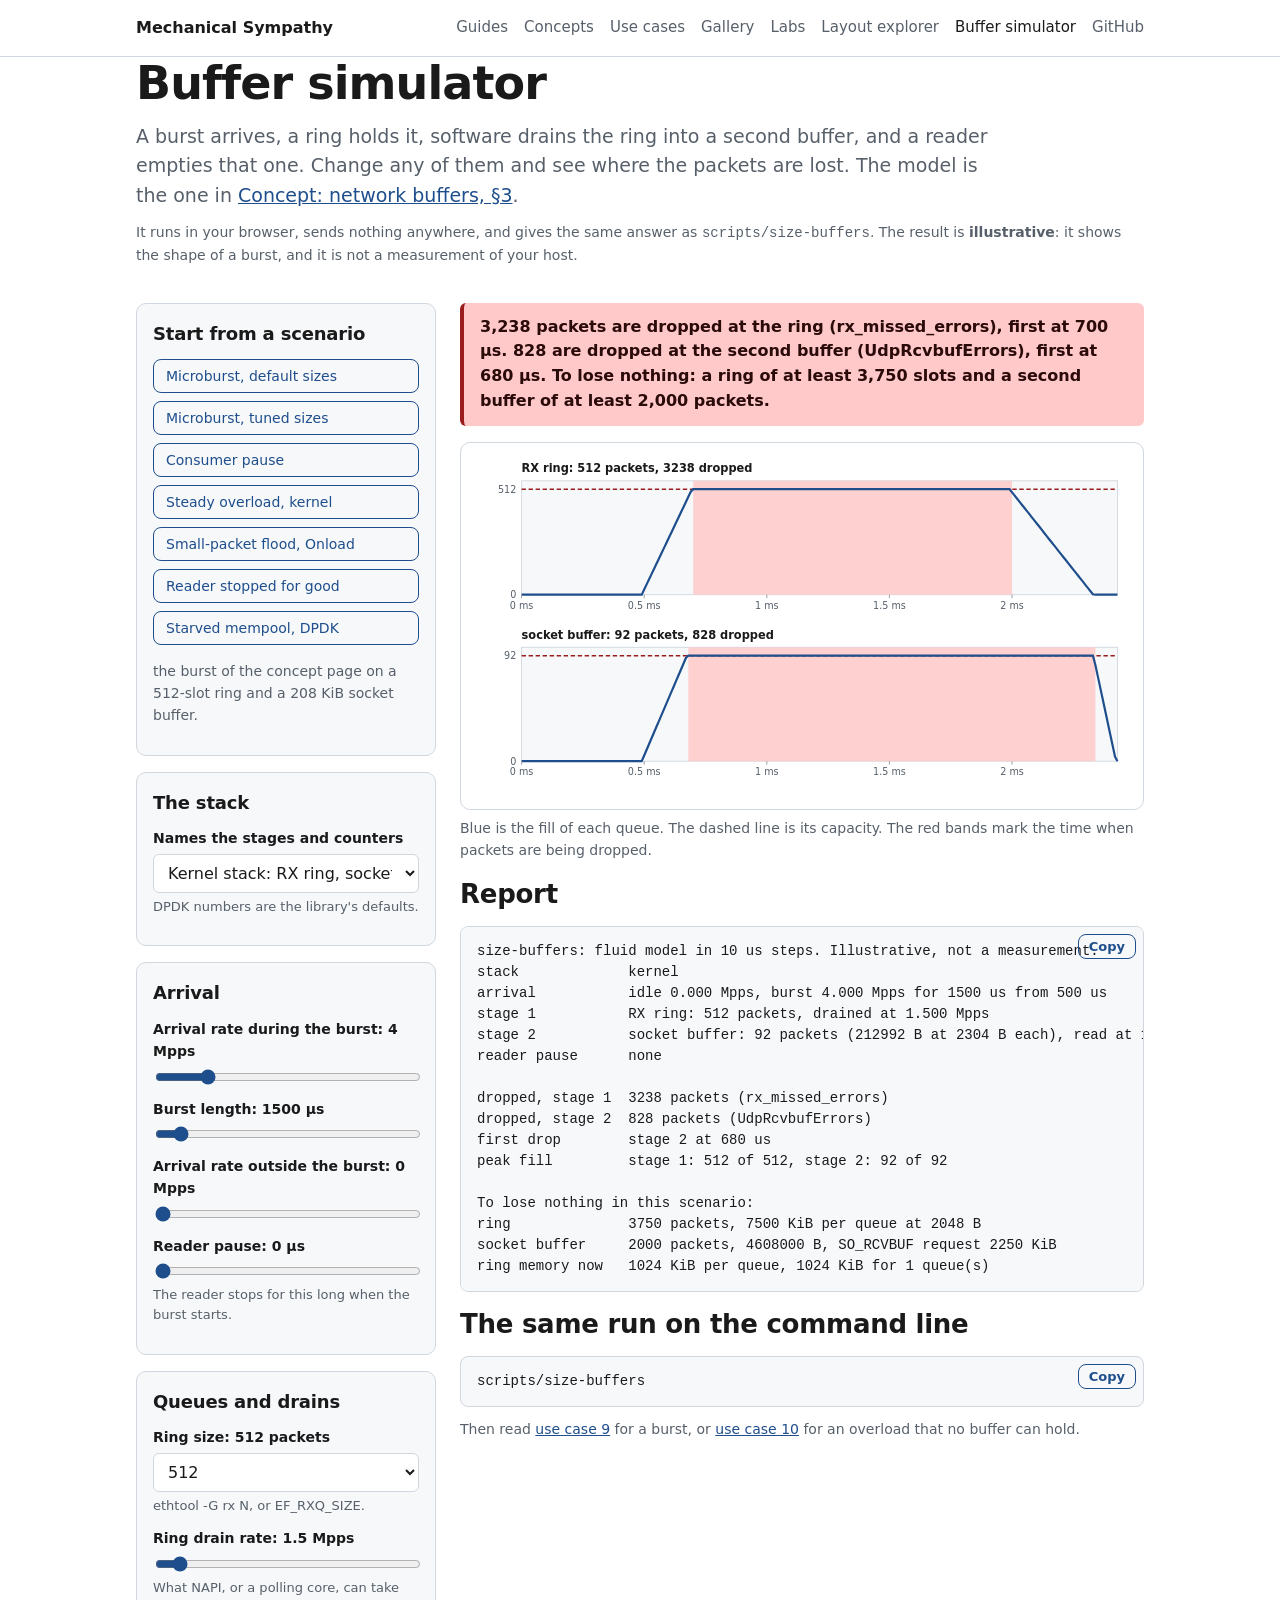
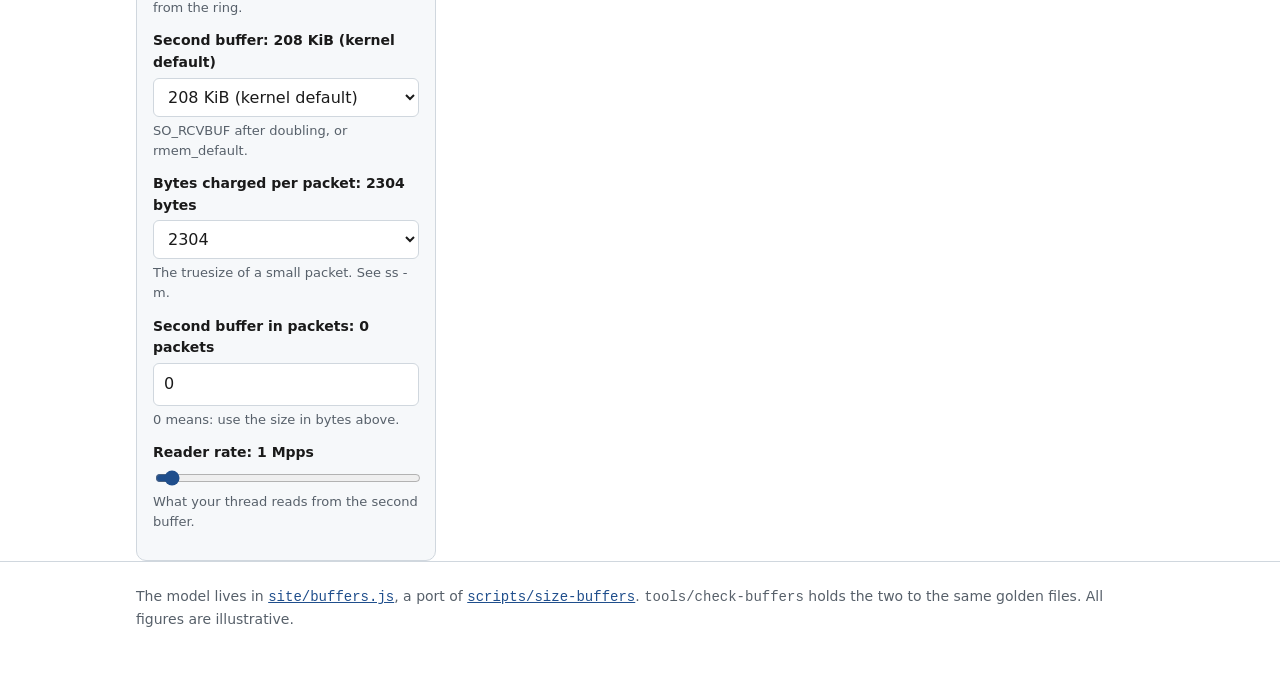
<file: site/buffers.html>
<!doctype html>
<html lang="en">
<head>
<meta charset="utf-8">
<meta name="viewport" content="width=device-width, initial-scale=1">
<title>Buffer Simulator</title>
<meta name="description" content="Change a burst, a ring size and a socket buffer, and see when packets are dropped, at which stage, and how big each queue must be to lose nothing.">
<link rel="stylesheet" href="style.css">
</head>
<body>
<header class="top">
	<div class="wrap">
		<a class="brand" href="index.html">Mechanical Sympathy</a>
		<nav aria-label="Main">
			<a href="index.html#guides">Guides</a>
			<a href="index.html#concepts">Concepts</a>
			<a href="index.html#use-cases">Use cases</a>
			<a href="gallery.html">Gallery</a>
			<a href="labs.html">Labs</a>
			<a href="explorer.html">Layout explorer</a>
			<a href="buffers.html" aria-current="page">Buffer simulator</a>
			<a href="https://github.com/vitor-tadashi/mechanical-sympathy">GitHub</a>
		</nav>
	</div>
</header>

<main class="wrap">
	<h1>Buffer simulator</h1>
	<p class="lead">A burst arrives, a ring holds it, software drains the ring into a second buffer, and a reader empties that one. Change any of them and see where the packets are lost. The model is the one in <a href="https://github.com/vitor-tadashi/mechanical-sympathy/blob/main/concepts/network-buffers.md#3-burst-math">Concept: network buffers, §3</a>.</p>
	<p class="small">It runs in your browser, sends nothing anywhere, and gives the same answer as <code>scripts/size-buffers</code>. The result is <strong>illustrative</strong>: it shows the shape of a burst, and it is not a measurement of your host.</p>

	<div class="explorer sim">
		<div>
			<div class="panel">
				<h2>Start from a scenario</h2>
				<div class="presets" id="presets"></div>
				<p class="small" id="preset-text"></p>
			</div>

			<div class="panel" style="margin-top:16px">
				<h2>The stack</h2>
				<div class="field">
					<label for="stack">Names the stages and counters</label>
					<select id="stack">
						<option value="kernel">Kernel stack: RX ring, socket buffer</option>
						<option value="onload">Onload: VI RX ring, stack packet buffers</option>
						<option value="dpdk">DPDK: RX ring, mempool</option>
					</select>
					<span class="hint">DPDK numbers are the library's defaults.</span>
				</div>
			</div>

			<div class="panel" style="margin-top:16px">
				<h2>Arrival</h2>
				<div id="fields-arrival"></div>
			</div>

			<div class="panel" style="margin-top:16px">
				<h2>Queues and drains</h2>
				<div id="fields-queues"></div>
			</div>
		</div>

		<div>
			<div id="verdict" class="verdict" role="status" aria-live="polite"></div>

			<div class="figure chart" id="chart"></div>
			<p class="small">Blue is the fill of each queue. The dashed line is its capacity. The red bands mark the time when packets are being dropped.</p>

			<h2 style="margin-top:8px">Report</h2>
			<div class="codewrap">
				<button id="copy-report" class="btn secondary copy" type="button">Copy</button>
				<pre id="report" aria-live="polite"></pre>
			</div>

			<h2>The same run on the command line</h2>
			<div class="codewrap">
				<button id="copy-cmd" class="btn secondary copy" type="button">Copy</button>
				<pre id="cmd"></pre>
			</div>
			<p class="small">Then read <a href="https://github.com/vitor-tadashi/mechanical-sympathy/blob/main/examples/use-cases/09-the-two-millisecond-burst.md">use case 9</a> for a burst, or <a href="https://github.com/vitor-tadashi/mechanical-sympathy/blob/main/examples/use-cases/10-line-rate-without-the-kernel.md">use case 10</a> for an overload that no buffer can hold.</p>
		</div>
	</div>
</main>

<footer>
	<div class="wrap">
		<p>The model lives in <a href="https://github.com/vitor-tadashi/mechanical-sympathy/blob/main/site/buffers.js"><code>site/buffers.js</code></a>, a port of <a href="https://github.com/vitor-tadashi/mechanical-sympathy/blob/main/scripts/size-buffers"><code>scripts/size-buffers</code></a>. <code>tools/check-buffers</code> holds the two to the same golden files. All figures are illustrative.</p>
	</div>
</footer>

<script src="buffers.js"></script>
<script src="buffers-ui.js"></script>
</body>
</html>
</file>
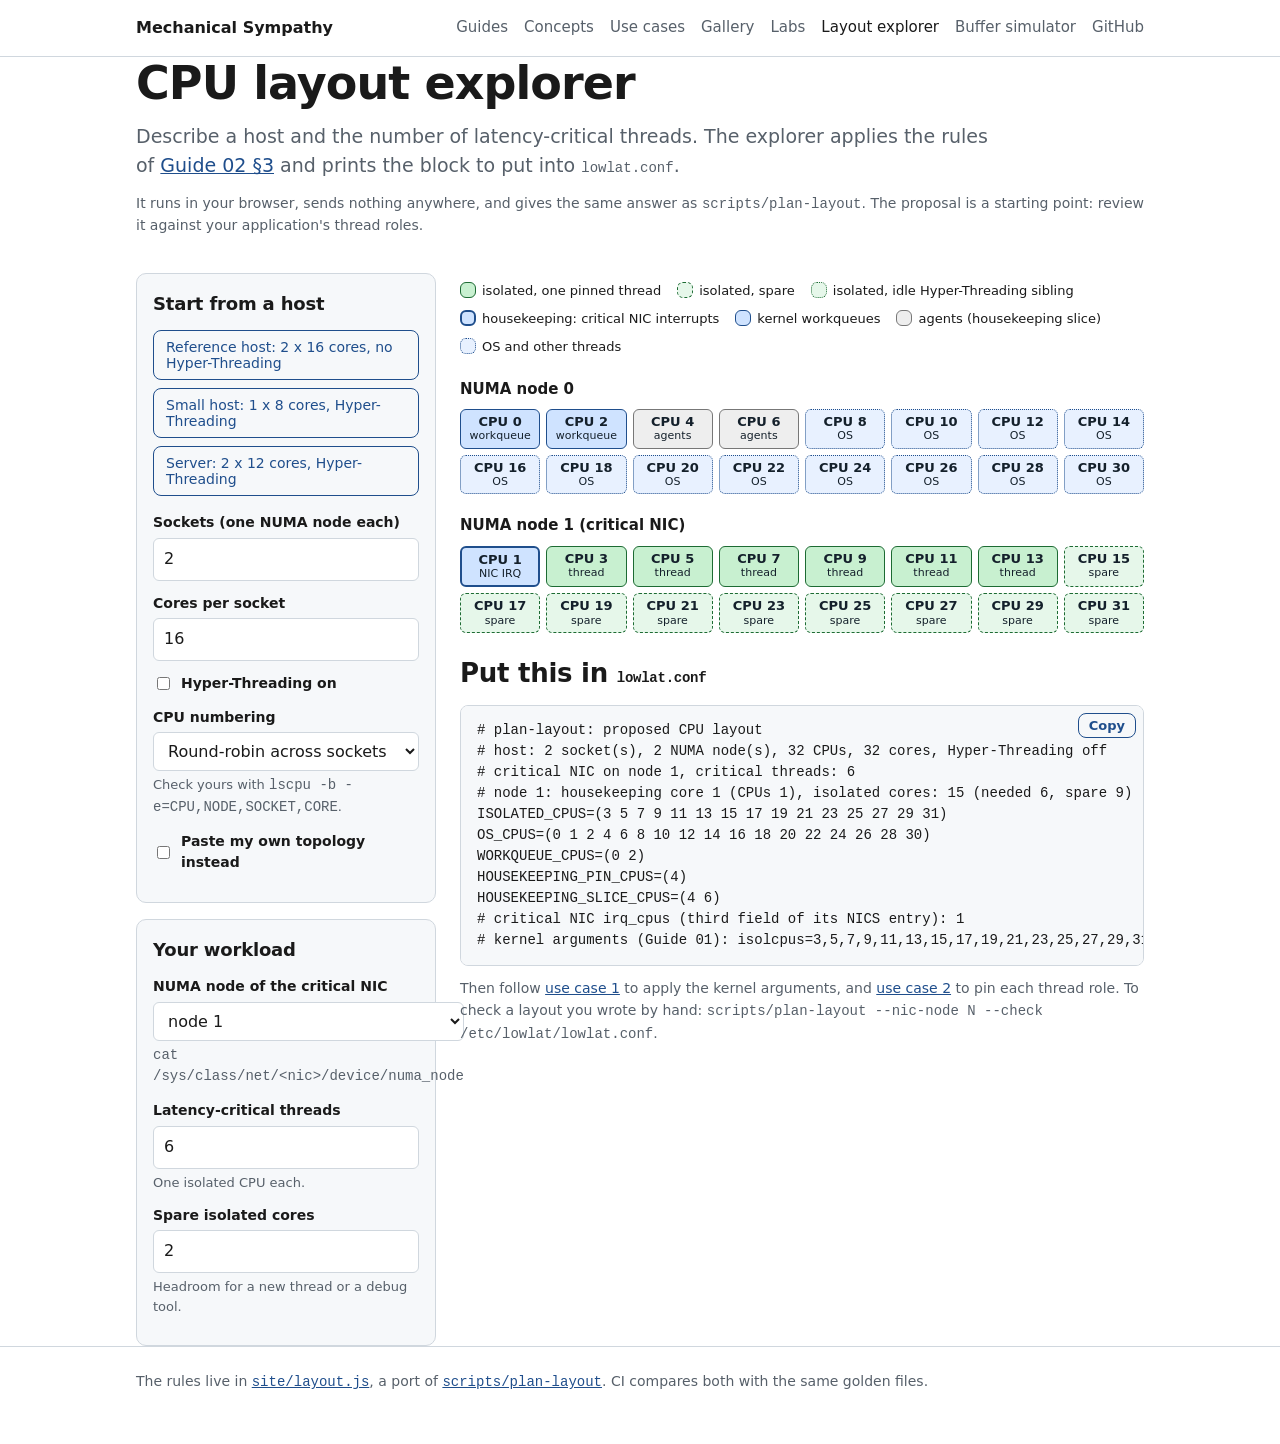
<file: site/explorer.html>
<!doctype html>
<html lang="en">
<head>
<meta charset="utf-8">
<meta name="viewport" content="width=device-width, initial-scale=1">
<title>CPU Layout Explorer</title>
<meta name="description" content="Describe a host, and get a proposed CPU layout for low-latency tuning: isolated CPUs, OS CPUs, workqueues, agents and the kernel arguments.">
<link rel="stylesheet" href="style.css">
</head>
<body>
<header class="top">
	<div class="wrap">
		<a class="brand" href="index.html">Mechanical Sympathy</a>
		<nav aria-label="Main">
			<a href="index.html#guides">Guides</a>
			<a href="index.html#concepts">Concepts</a>
			<a href="index.html#use-cases">Use cases</a>
			<a href="gallery.html">Gallery</a>
			<a href="labs.html">Labs</a>
			<a href="explorer.html" aria-current="page">Layout explorer</a>
			<a href="buffers.html">Buffer simulator</a>
			<a href="https://github.com/vitor-tadashi/mechanical-sympathy">GitHub</a>
		</nav>
	</div>
</header>

<main class="wrap">
	<h1>CPU layout explorer</h1>
	<p class="lead">Describe a host and the number of latency-critical threads. The explorer applies the rules of <a href="https://github.com/vitor-tadashi/mechanical-sympathy/blob/main/guides/02-cpu-core-isolation.md#3-designing-the-cpu-layout">Guide 02 §3</a> and prints the block to put into <code>lowlat.conf</code>.</p>
	<p class="small">It runs in your browser, sends nothing anywhere, and gives the same answer as <code>scripts/plan-layout</code>. The proposal is a starting point: review it against your application's thread roles.</p>

	<div class="explorer">
		<div>
			<div class="panel">
				<h2>Start from a host</h2>
				<div class="presets" id="presets"></div>

				<div id="generated-fields">
					<div class="field">
						<label for="sockets">Sockets (one NUMA node each)</label>
						<input id="sockets" type="number" min="1" max="8" value="2">
					</div>
					<div class="field">
						<label for="cores">Cores per socket</label>
						<input id="cores" type="number" min="1" max="64" value="16">
					</div>
					<div class="field check">
						<input id="ht" type="checkbox">
						<label for="ht">Hyper-Threading on</label>
					</div>
					<div class="field">
						<label for="numbering">CPU numbering</label>
						<select id="numbering">
							<option value="round-robin">Round-robin across sockets (even CPUs on node 0)</option>
							<option value="socket-by-socket">Socket by socket, siblings last</option>
						</select>
						<span class="hint">Check yours with <code>lscpu -b -e=CPU,NODE,SOCKET,CORE</code>.</span>
					</div>
				</div>

				<div class="field check">
					<input id="paste" type="checkbox">
					<label for="paste">Paste my own topology instead</label>
				</div>
				<div class="field hidden">
					<label for="paste-box">Output of <code>lscpu -b -e=CPU,NODE,SOCKET,CORE</code></label>
					<textarea id="paste-box" spellcheck="false" placeholder="CPU NODE SOCKET CORE&#10;  0    0      0    0&#10;  1    1      1    1"></textarea>
				</div>
			</div>

			<div class="panel" style="margin-top:16px">
				<h2>Your workload</h2>
				<div class="field">
					<label for="nic">NUMA node of the critical NIC</label>
					<select id="nic"></select>
					<span class="hint"><code>cat /sys/class/net/&lt;nic&gt;/device/numa_node</code></span>
				</div>
				<div class="field">
					<label for="threads">Latency-critical threads</label>
					<input id="threads" type="number" min="1" max="128" value="6">
					<span class="hint">One isolated CPU each.</span>
				</div>
				<div class="field">
					<label for="spares">Spare isolated cores</label>
					<input id="spares" type="number" min="0" max="16" value="2">
					<span class="hint">Headroom for a new thread or a debug tool.</span>
				</div>
			</div>
		</div>

		<div>
			<div id="error" class="error hidden" role="alert"></div>

			<div class="legend" aria-label="Legend">
				<span><span class="cpu thread"></span>isolated, one pinned thread</span>
				<span><span class="cpu spare"></span>isolated, spare</span>
				<span><span class="cpu sibling"></span>isolated, idle Hyper-Threading sibling</span>
				<span><span class="cpu irq"></span>housekeeping: critical NIC interrupts</span>
				<span><span class="cpu workqueue"></span>kernel workqueues</span>
				<span><span class="cpu agents"></span>agents (housekeeping slice)</span>
				<span><span class="cpu os"></span>OS and other threads</span>
			</div>

			<div id="map" aria-live="polite"></div>

			<h2 style="margin-top:8px">Put this in <code>lowlat.conf</code></h2>
			<div class="codewrap">
				<button id="copy" class="btn secondary copy" type="button">Copy</button>
				<pre id="out" aria-live="polite"></pre>
			</div>
			<p class="small">Then follow <a href="https://github.com/vitor-tadashi/mechanical-sympathy/blob/main/examples/use-cases/01-the-quiet-core.md">use case 1</a> to apply the kernel arguments, and <a href="https://github.com/vitor-tadashi/mechanical-sympathy/blob/main/examples/use-cases/02-critical-and-non-critical.md">use case 2</a> to pin each thread role. To check a layout you wrote by hand: <code>scripts/plan-layout --nic-node N --check /etc/lowlat/lowlat.conf</code>.</p>
		</div>
	</div>
</main>

<footer>
	<div class="wrap">
		<p>The rules live in <a href="https://github.com/vitor-tadashi/mechanical-sympathy/blob/main/site/layout.js"><code>site/layout.js</code></a>, a port of <a href="https://github.com/vitor-tadashi/mechanical-sympathy/blob/main/scripts/plan-layout"><code>scripts/plan-layout</code></a>. CI compares both with the same golden files.</p>
	</div>
</footer>

<script src="layout.js"></script>
<script src="explorer.js"></script>
</body>
</html>
</file>
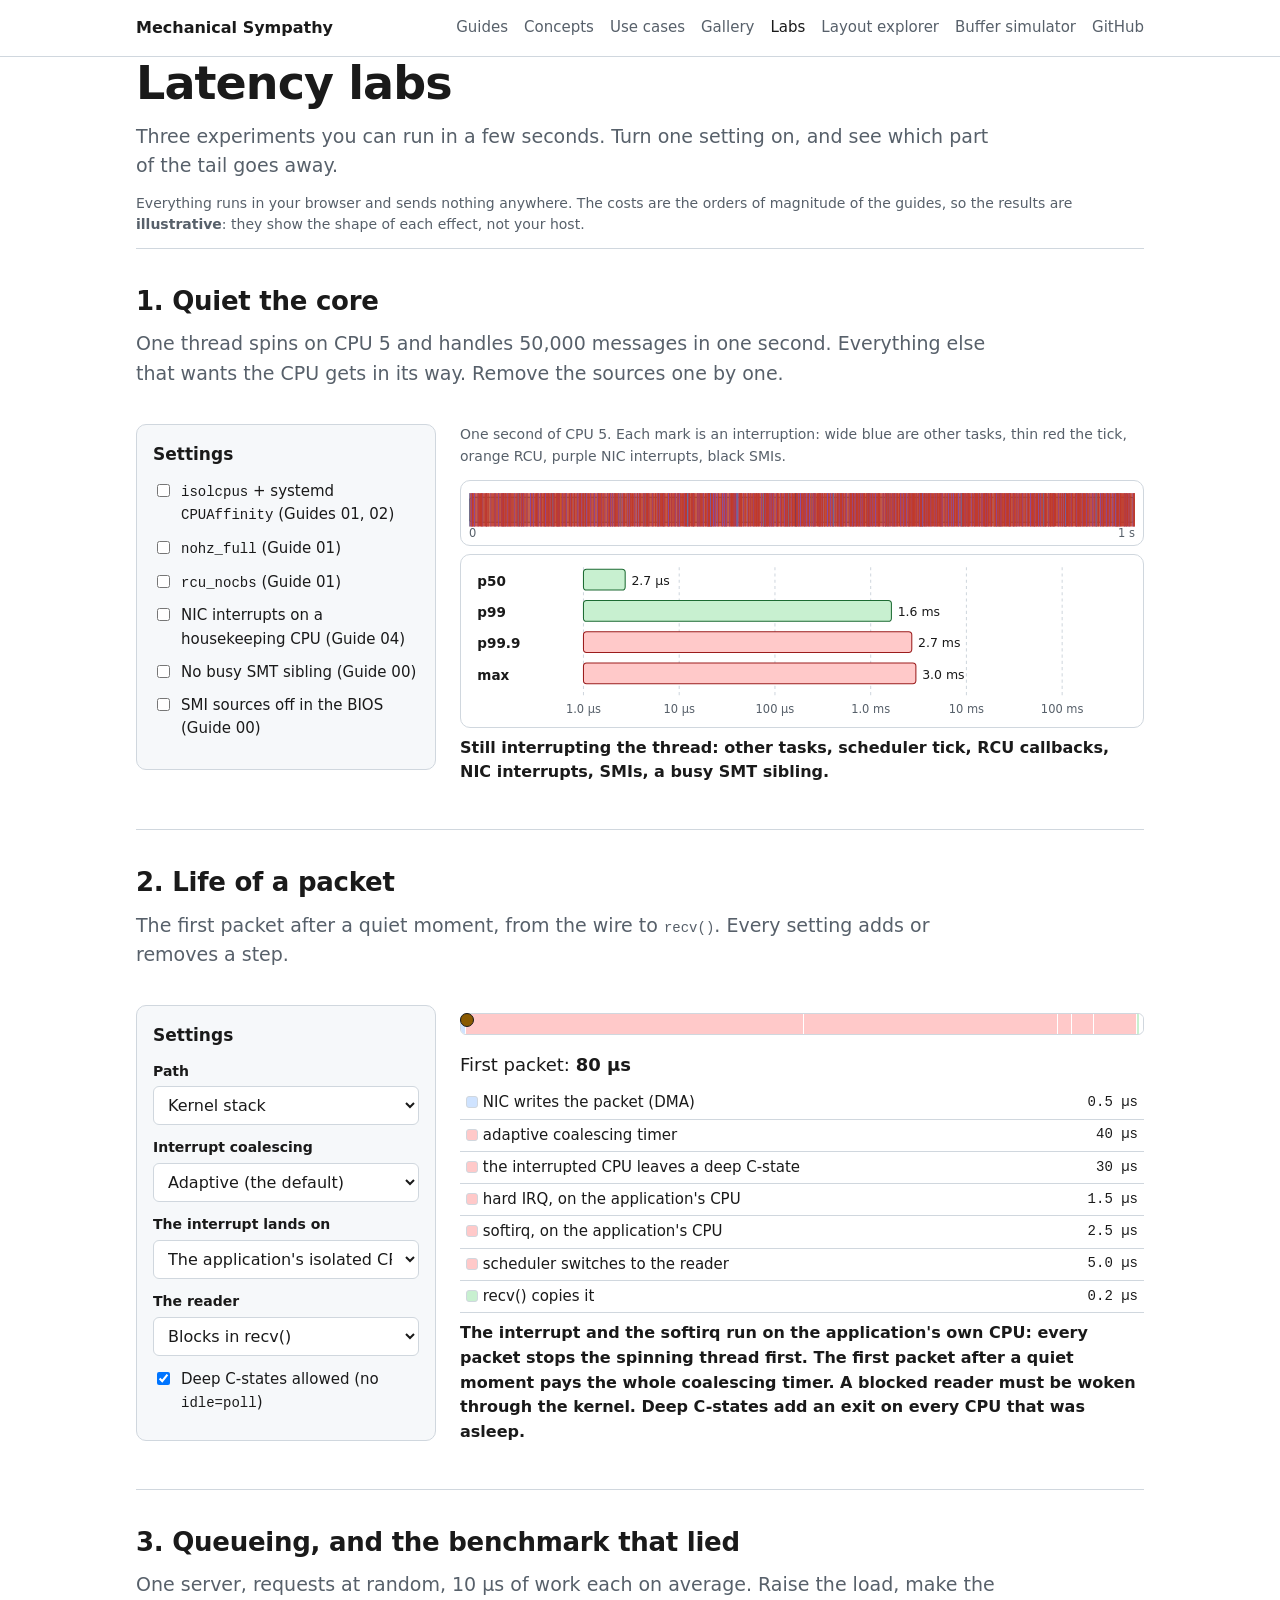
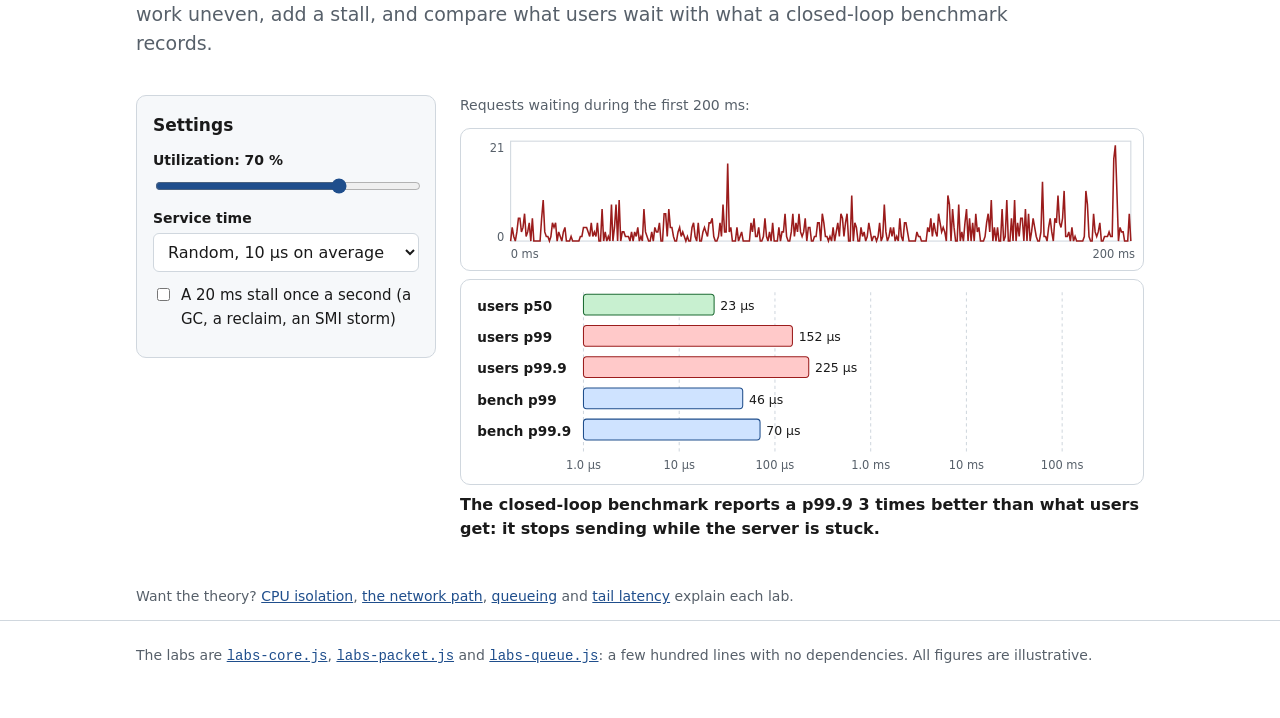
<file: site/labs.html>
<!doctype html>
<html lang="en">
<head>
<meta charset="utf-8">
<meta name="viewport" content="width=device-width, initial-scale=1">
<title>Latency Labs</title>
<meta name="description" content="Three small simulations in your browser: quiet a CPU one setting at a time, follow a packet from the wire to recv(), and watch a queue grow while a closed-loop benchmark looks away.">
<link rel="stylesheet" href="style.css">
</head>
<body>
<header class="top">
	<div class="wrap">
		<a class="brand" href="index.html">Mechanical Sympathy</a>
		<nav aria-label="Main">
			<a href="index.html#guides">Guides</a>
			<a href="index.html#concepts">Concepts</a>
			<a href="index.html#use-cases">Use cases</a>
			<a href="gallery.html">Gallery</a>
			<a href="labs.html" aria-current="page">Labs</a>
			<a href="explorer.html">Layout explorer</a>
			<a href="buffers.html">Buffer simulator</a>
			<a href="https://github.com/vitor-tadashi/mechanical-sympathy">GitHub</a>
		</nav>
	</div>
</header>

<main class="wrap">
	<h1>Latency labs</h1>
	<p class="lead">Three experiments you can run in a few seconds. Turn one setting on, and see which part of the tail goes away.</p>
	<p class="small">Everything runs in your browser and sends nothing anywhere. The costs are the orders of magnitude of the guides, so the results are <strong>illustrative</strong>: they show the shape of each effect, not your host.</p>

	<section id="lab-core" class="lab">
		<h2>1. Quiet the core</h2>
		<p class="lead">One thread spins on CPU 5 and handles 50,000 messages in one second. Everything else that wants the CPU gets in its way. Remove the sources one by one.</p>
		<div class="explorer">
			<div class="panel">
				<h3>Settings</h3>
				<label class="check"><input type="checkbox" name="isol"> <span><code>isolcpus</code> + systemd <code>CPUAffinity</code> (Guides 01, 02)</span></label>
				<label class="check"><input type="checkbox" name="nohz"> <span><code>nohz_full</code> (Guide 01)</span></label>
				<label class="check"><input type="checkbox" name="rcu"> <span><code>rcu_nocbs</code> (Guide 01)</span></label>
				<label class="check"><input type="checkbox" name="irq"> <span>NIC interrupts on a housekeeping CPU (Guide 04)</span></label>
				<label class="check"><input type="checkbox" name="ht"> <span>No busy SMT sibling (Guide 00)</span></label>
				<label class="check"><input type="checkbox" name="smi"> <span>SMI sources off in the BIOS (Guide 00)</span></label>
				<p class="small lab-hint" aria-live="polite"></p>
			</div>
			<div>
				<p class="small">One second of CPU 5. Each mark is an interruption: wide blue are other tasks, thin red the tick, orange RCU, purple NIC interrupts, black SMIs.</p>
				<div class="figure lab-timeline"></div>
				<div class="figure lab-ladder"></div>
				<p class="verdict-text lab-verdict" role="status" aria-live="polite"></p>
			</div>
		</div>
	</section>

	<section id="lab-packet" class="lab">
		<h2>2. Life of a packet</h2>
		<p class="lead">The first packet after a quiet moment, from the wire to <code>recv()</code>. Every setting adds or removes a step.</p>
		<div class="explorer">
			<div class="panel">
				<h3>Settings</h3>
				<div class="field"><label for="p-path">Path</label>
					<select id="p-path" name="path"><option value="kernel">Kernel stack</option><option value="bypass">Kernel bypass (Guide 08)</option></select></div>
				<div class="field"><label for="p-co">Interrupt coalescing</label>
					<select id="p-co" name="coalescing" class="kernel-only"><option value="adaptive">Adaptive (the default)</option><option value="fixed">rx-usecs 50</option><option value="zero">rx-usecs 0 (Guide 04)</option></select></div>
				<div class="field"><label for="p-irq">The interrupt lands on</label>
					<select id="p-irq" name="irq" class="kernel-only"><option value="isolated">The application's isolated CPU</option><option value="housekeeping">A housekeeping CPU (Guide 04)</option></select></div>
				<div class="field"><label for="p-reader">The reader</label>
					<select id="p-reader" name="reader" class="kernel-only"><option value="block">Blocks in recv()</option><option value="spin">Spins on a non-blocking socket (Guide 02)</option></select></div>
				<label class="check"><input type="checkbox" name="deep" class="kernel-only" checked> <span>Deep C-states allowed (no <code>idle=poll</code>)</span></label>
			</div>
			<div>
				<div class="lab-track" aria-hidden="true"><div class="lab-path"></div><div class="lab-token"></div></div>
				<p class="lab-sum">First packet: <strong class="lab-total"></strong></p>
				<table class="lab-table"><tbody class="lab-steps"></tbody></table>
				<p class="verdict-text lab-notes" role="status" aria-live="polite"></p>
			</div>
		</div>
	</section>

	<section id="lab-queue" class="lab">
		<h2>3. Queueing, and the benchmark that lied</h2>
		<p class="lead">One server, requests at random, 10 µs of work each on average. Raise the load, make the work uneven, add a stall, and compare what users wait with what a closed-loop benchmark records.</p>
		<div class="explorer">
			<div class="panel">
				<h3>Settings</h3>
				<div class="field"><label for="q-rho">Utilization: <span class="lab-rho"></span></label>
					<input id="q-rho" name="rho" type="range" min="10" max="95" step="5" value="70"></div>
				<div class="field"><label for="q-svc">Service time</label>
					<select id="q-svc" name="service"><option value="steady">Steady: always 10 µs</option><option value="random" selected>Random, 10 µs on average</option><option value="heavy">Heavy tail: 5 µs, or 105 µs one time in 20</option></select></div>
				<label class="check"><input type="checkbox" name="stall"> <span>A 20 ms stall once a second (a GC, a reclaim, an SMI storm)</span></label>
			</div>
			<div>
				<p class="small">Requests waiting during the first 200 ms:</p>
				<div class="figure lab-queuechart"></div>
				<div class="figure lab-ladder"></div>
				<p class="verdict-text lab-verdict" role="status" aria-live="polite"></p>
			</div>
		</div>
	</section>

	<p class="small">Want the theory? <a href="https://github.com/vitor-tadashi/mechanical-sympathy/blob/main/concepts/cpu-isolation.md">CPU isolation</a>, <a href="https://github.com/vitor-tadashi/mechanical-sympathy/blob/main/concepts/network-tuning.md">the network path</a>, <a href="https://github.com/vitor-tadashi/mechanical-sympathy/blob/main/concepts/queueing.md">queueing</a> and <a href="https://github.com/vitor-tadashi/mechanical-sympathy/blob/main/concepts/tail-latency.md">tail latency</a> explain each lab.</p>
</main>

<footer>
	<div class="wrap">
		<p>The labs are <a href="https://github.com/vitor-tadashi/mechanical-sympathy/blob/main/site/labs-core.js"><code>labs-core.js</code></a>, <a href="https://github.com/vitor-tadashi/mechanical-sympathy/blob/main/site/labs-packet.js"><code>labs-packet.js</code></a> and <a href="https://github.com/vitor-tadashi/mechanical-sympathy/blob/main/site/labs-queue.js"><code>labs-queue.js</code></a>: a few hundred lines with no dependencies. All figures are illustrative.</p>
	</div>
</footer>

<script src="labs-common.js"></script>
<script src="labs-core.js"></script>
<script src="labs-packet.js"></script>
<script src="labs-queue.js"></script>
</body>
</html>
</file>
<file: site/style.css>
/* Shared styles for the site. No external fonts, images or scripts. Light and dark from the OS setting. */

:root {
	color-scheme: light dark;
	--bg: #ffffff;
	--fg: #1a1a1a;
	--muted: #57606a;
	--card: #f6f8fa;
	--line: #d0d7de;
	--accent: #1f4e8c;
	--accent-fg: #ffffff;
	--warn-bg: #fff4d6;
	--warn-line: #8a5a00;
	--iso-bg: #c8f0d0;
	--iso-line: #1d6b33;
	--spare-bg: #e6f7ea;
	--hk-bg: #cfe3ff;
	--hk-line: #1f4e8c;
	--os-bg: #e8f1ff;
	--risk-bg: #ffc9c9;
	--risk-line: #9b1c1c;
	--mut-bg: #eeeeee;
	--mut-line: #777777;
	--cell-fg: #14202b;
	--figure-bg: #ffffff;
	--radius: 10px;
	--font: system-ui, -apple-system, "Segoe UI", Roboto, sans-serif;
	--mono: ui-monospace, "SF Mono", Menlo, Consolas, monospace;
}

@media (prefers-color-scheme: dark) {
	:root {
		--bg: #0d1117;
		--fg: #e6edf3;
		--muted: #9da7b3;
		--card: #161b22;
		--line: #30363d;
		--accent: #79b8ff;
		--accent-fg: #0d1117;
		--warn-bg: #2d2412;
		--warn-line: #d29922;
		--figure-bg: #1f1f1f;
	}
}

* { box-sizing: border-box; }

html { scroll-behavior: smooth; }

@media (prefers-reduced-motion: reduce) {
	html { scroll-behavior: auto; }
}

body {
	margin: 0;
	background: var(--bg);
	color: var(--fg);
	font: 16px/1.55 var(--font);
}

a { color: var(--accent); }
a:focus-visible, button:focus-visible, input:focus-visible, select:focus-visible, textarea:focus-visible {
	outline: 3px solid var(--accent);
	outline-offset: 2px;
}

.wrap { max-width: 1040px; margin: 0 auto; padding: 0 16px; }

header.top {
	border-bottom: 1px solid var(--line);
	background: var(--bg);
	position: sticky;
	top: 0;
	z-index: 5;
}
header.top .wrap { display: flex; align-items: center; gap: 16px; flex-wrap: wrap; min-height: 56px; }
header.top .brand { font-weight: 700; text-decoration: none; color: var(--fg); margin-right: auto; }
header.top nav { display: flex; gap: 16px; flex-wrap: wrap; }
header.top nav a { text-decoration: none; color: var(--muted); font-size: 15px; }
header.top nav a:hover, header.top nav a[aria-current="page"] { color: var(--fg); }

h1 { font-size: clamp(30px, 5vw, 46px); line-height: 1.15; margin: 0 0 12px; letter-spacing: -0.02em; }
h2 { font-size: 26px; margin: 0 0 8px; letter-spacing: -0.01em; }
h3 { font-size: 17px; margin: 0 0 4px; }
p { margin: 0 0 12px; }
.lead { font-size: 19px; color: var(--muted); max-width: 46em; }
.small { font-size: 14px; color: var(--muted); }

section { padding: 40px 0; border-top: 1px solid var(--line); }
section.hero { border-top: 0; padding-top: 48px; }

.buttons { display: flex; gap: 12px; flex-wrap: wrap; margin: 20px 0 8px; }
.btn {
	display: inline-block;
	padding: 10px 18px;
	border-radius: 8px;
	border: 1px solid var(--accent);
	background: var(--accent);
	color: var(--accent-fg);
	text-decoration: none;
	font-weight: 600;
	font-size: 16px;
	cursor: pointer;
	font-family: inherit;
}
.btn.secondary { background: transparent; color: var(--accent); }

.figure { background: var(--figure-bg); border: 1px solid var(--line); border-radius: var(--radius); padding: 8px; margin: 20px 0 8px; }
.figure img { display: block; width: 100%; height: auto; }
.figure.flush { margin: 0; padding: 4px; }
@media (max-width: 640px) {
	.figure:not(.flush) { overflow-x: auto; }
	.figure:not(.flush) img { min-width: 560px; }
}

.notice {
	background: var(--warn-bg);
	border-left: 4px solid var(--warn-line);
	border-radius: 6px;
	padding: 12px 16px;
	margin: 20px 0;
}

.grid { display: grid; gap: 16px; grid-template-columns: repeat(auto-fill, minmax(min(100%, 290px), 1fr)); margin-top: 20px; }
.card {
	background: var(--card);
	border: 1px solid var(--line);
	border-radius: var(--radius);
	padding: 16px;
	display: flex;
	flex-direction: column;
	gap: 8px;
}
.card p { margin: 0; color: var(--muted); font-size: 15px; }
.card .meta { font-size: 13px; color: var(--muted); margin-top: auto; }
.card a.title { font-weight: 700; color: var(--fg); text-decoration: none; }
.card a.title:hover { text-decoration: underline; }

.steps { display: grid; gap: 12px; grid-template-columns: repeat(auto-fit, minmax(min(100%, 200px), 1fr)); margin-top: 20px; counter-reset: step; }
.step { background: var(--card); border: 1px solid var(--line); border-radius: var(--radius); padding: 14px 16px; }
.step::before {
	counter-increment: step;
	content: counter(step);
	display: inline-grid;
	place-items: center;
	width: 26px; height: 26px;
	border-radius: 50%;
	background: var(--accent);
	color: var(--accent-fg);
	font-weight: 700;
	font-size: 14px;
	margin-bottom: 6px;
}
.step p { margin: 0; color: var(--muted); font-size: 15px; }

pre, code { font-family: var(--mono); font-size: 14px; }
pre {
	background: var(--card);
	border: 1px solid var(--line);
	border-radius: 8px;
	padding: 14px 16px;
	overflow-x: auto;
	margin: 12px 0;
	line-height: 1.5;
}
.codewrap { position: relative; }
.codewrap .copy { position: absolute; top: 8px; right: 8px; padding: 4px 10px; font-size: 13px; }

footer { border-top: 1px solid var(--line); padding: 24px 0 40px; color: var(--muted); font-size: 14px; }

/* Explorer */
.explorer { display: grid; gap: 24px; grid-template-columns: minmax(0, 300px) minmax(0, 1fr); align-items: start; padding-top: 24px; }
@media (max-width: 820px) { .explorer { grid-template-columns: minmax(0, 1fr); } }

.panel { background: var(--card); border: 1px solid var(--line); border-radius: var(--radius); padding: 16px; }
.panel h2 { font-size: 18px; margin-bottom: 12px; }
.field { display: grid; gap: 4px; margin-bottom: 12px; }
.field label, .field .label { font-weight: 600; font-size: 14px; }
.field .hint { font-size: 13px; color: var(--muted); }
input[type="number"], select, textarea {
	width: 100%;
	padding: 8px 10px;
	border-radius: 6px;
	border: 1px solid var(--line);
	background: var(--bg);
	color: var(--fg);
	font: inherit;
}
textarea { font-family: var(--mono); font-size: 13px; min-height: 140px; }
.check { display: flex; gap: 8px; align-items: center; }
.presets { display: grid; gap: 8px; margin-bottom: 16px; }
.presets button { text-align: left; }
.presets .btn { font-size: 14px; padding: 8px 12px; font-weight: 500; }

.node { margin-bottom: 20px; }
.node h3 { font-size: 15px; margin-bottom: 8px; }
.cpus { display: grid; gap: 6px; grid-template-columns: repeat(auto-fill, minmax(72px, 1fr)); }
.cpu {
	border-radius: 6px;
	border: 1.5px solid var(--mut-line);
	background: var(--mut-bg);
	color: var(--cell-fg);
	padding: 4px 4px 5px;
	text-align: center;
	line-height: 1.2;
}
.cpu b { display: block; font-size: 13px; }
.cpu span { display: block; font-size: 11px; }
.cpu.thread { background: var(--iso-bg); border-color: var(--iso-line); }
.cpu.spare { background: var(--spare-bg); border-color: var(--iso-line); border-style: dashed; }
.cpu.sibling { background: var(--spare-bg); border-color: var(--iso-line); border-style: dotted; }
.cpu.irq, .cpu.irq-sibling { background: var(--hk-bg); border-color: var(--hk-line); border-width: 2.5px; }
.cpu.workqueue { background: var(--hk-bg); border-color: var(--hk-line); }
.cpu.agents { background: var(--mut-bg); border-color: var(--mut-line); }
.cpu.os { background: var(--os-bg); border-color: var(--hk-line); border-style: dotted; }

.legend { display: flex; flex-wrap: wrap; gap: 8px 16px; font-size: 13px; margin: 8px 0 20px; }
.legend .cpu { display: inline-block; width: 16px; height: 16px; padding: 0; vertical-align: -3px; margin-right: 6px; }

.error {
	background: var(--risk-bg);
	color: #2b0a0a;
	border: 1.5px solid var(--risk-line);
	border-radius: 8px;
	padding: 12px 16px;
	margin-bottom: 16px;
	font-weight: 600;
}
.hidden { display: none; }

/* Buffer simulator */
input[type="range"] { width: 100%; accent-color: var(--accent); }

.verdict {
	border-left: 4px solid var(--mut-line);
	border-radius: 6px;
	padding: 12px 16px;
	margin-bottom: 16px;
	font-weight: 600;
	background: var(--mut-bg);
	color: var(--cell-fg);
}
.verdict.good { background: var(--iso-bg); border-color: var(--iso-line); color: #0b2613; }
.verdict.bad { background: var(--risk-bg); border-color: var(--risk-line); color: #2b0a0a; }

.chart { margin-top: 0; }
.chart svg { display: block; width: 100%; height: auto; }
.chart .ct { font: 600 13px var(--font); fill: #1a1a1a; }
.chart .ca { font: 11px var(--font); fill: #57606a; }
.chart .cbox { fill: #f6f8fa; stroke: #d0d7de; }
.chart .cdrop { fill: #ffc9c9; opacity: 0.85; }
.chart .ccap { stroke: #9b1c1c; stroke-width: 1.5; stroke-dasharray: 5 3; }
.chart .cline { fill: none; stroke: #1f4e8c; stroke-width: 2.5; }
.chart .ctick { stroke: #8c959f; stroke-width: 1; }

/* Zoom dialog (zoom.js) */
.zoom-trigger { display: block; width: 100%; padding: 0; border: 0; background: none; cursor: zoom-in; }
.zoom-trigger:hover img { opacity: 0.92; }
dialog.zoom {
	width: min(1000px, calc(100vw - 32px));
	max-height: calc(100vh - 32px);
	border: 1px solid var(--line);
	border-radius: var(--radius);
	background: var(--bg);
	color: var(--fg);
	padding: 16px;
}
dialog.zoom::backdrop { background: rgba(0, 0, 0, 0.55); }
.zoom-bar { display: flex; gap: 8px; align-items: center; flex-wrap: wrap; }
.zoom-bar h2 { font-size: 18px; margin: 0 auto 0 0; flex: 1 1 260px; }
.zoom-bar .btn { padding: 6px 12px; font-size: 14px; }
.zoom-art { margin: 12px 0; }

/* Gallery */
.filters { display: flex; flex-wrap: wrap; gap: 8px; margin: 20px 0 8px; }
.filters .btn { padding: 6px 12px; font-size: 14px; font-weight: 500; }
.filters .btn[aria-pressed="true"] { background: var(--accent); color: var(--accent-fg); }
.gallery h3 { font-size: 15px; line-height: 1.35; }

/* Labs */
section.lab { padding: 32px 0; }
.lab .panel h3 { margin-bottom: 12px; }
.lab .check { margin-bottom: 10px; align-items: flex-start; font-size: 15px; }
.lab .check input { margin-top: 4px; }
.lab .figure { margin: 8px 0; }
.lab svg { display: block; width: 100%; height: auto; }
.lab-run { fill: var(--iso-bg); stroke: var(--iso-line); }
.ev-task { fill: #4f7fc4; } .ev-tick { fill: #c0392b; } .ev-rcu { fill: #e08a1e; } .ev-irq { fill: #7b4fc4; } .ev-smi { fill: #1a1a1a; }
.lab-grid { stroke: var(--line); stroke-dasharray: 3 3; }
.lab-axis { font: 11px var(--font); fill: var(--muted); }
.lab-label { font: 600 13px var(--font); fill: var(--fg); }
.lab-value { font: 12px var(--font); fill: var(--fg); }
.lab-bar { fill: var(--iso-bg); stroke: var(--iso-line); }
.lab-bar.warnbar { fill: var(--risk-bg); stroke: var(--risk-line); }
.lab-bar.benchbar { fill: var(--hk-bg); stroke: var(--hk-line); }
.lab-plot { fill: var(--bg); stroke: var(--line); }
.lab-line { fill: none; stroke: var(--risk-line); stroke-width: 1.5; }
.verdict-text { font-weight: 600; margin-top: 8px; }
.lab-track { position: relative; height: 34px; margin: 8px 0 4px; }
.lab-path { display: flex; height: 22px; margin-top: 6px; border-radius: 6px; overflow: hidden; border: 1px solid var(--line); }
.lab-path .seg { min-width: 3px; border-right: 1px solid var(--bg); }
.seg-rest { background: transparent; }
.st-hk { background: var(--hk-bg); } .st-app { background: var(--iso-bg); } .st-wait { background: var(--risk-bg); }
.lab-token {
	position: absolute; top: 0; left: 0; width: 14px; height: 14px; border-radius: 50%;
	background: #8a5a00; border: 1px solid #1a1a1a;
	animation: lab-trip 4s linear infinite;
}
@keyframes lab-trip { from { left: 0; } 80% { left: calc(var(--trip, 100%) - 14px); } to { left: calc(var(--trip, 100%) - 14px); } }
@media (prefers-reduced-motion: reduce) { .lab-token { animation: none; left: calc(var(--trip, 100%) - 14px); } }
.lab-sum { font-size: 18px; margin: 4px 0 8px; }
.lab-table { border-collapse: collapse; width: 100%; font-size: 15px; }
.lab-table td { padding: 4px 6px; border-bottom: 1px solid var(--line); }
.lab-table td:last-child { text-align: right; white-space: nowrap; font-family: var(--mono); font-size: 14px; }
.dot { display: inline-block; width: 12px; height: 12px; border-radius: 3px; border: 1px solid var(--line); vertical-align: -1px; }
input[type="range"] { width: 100%; }
</file>
